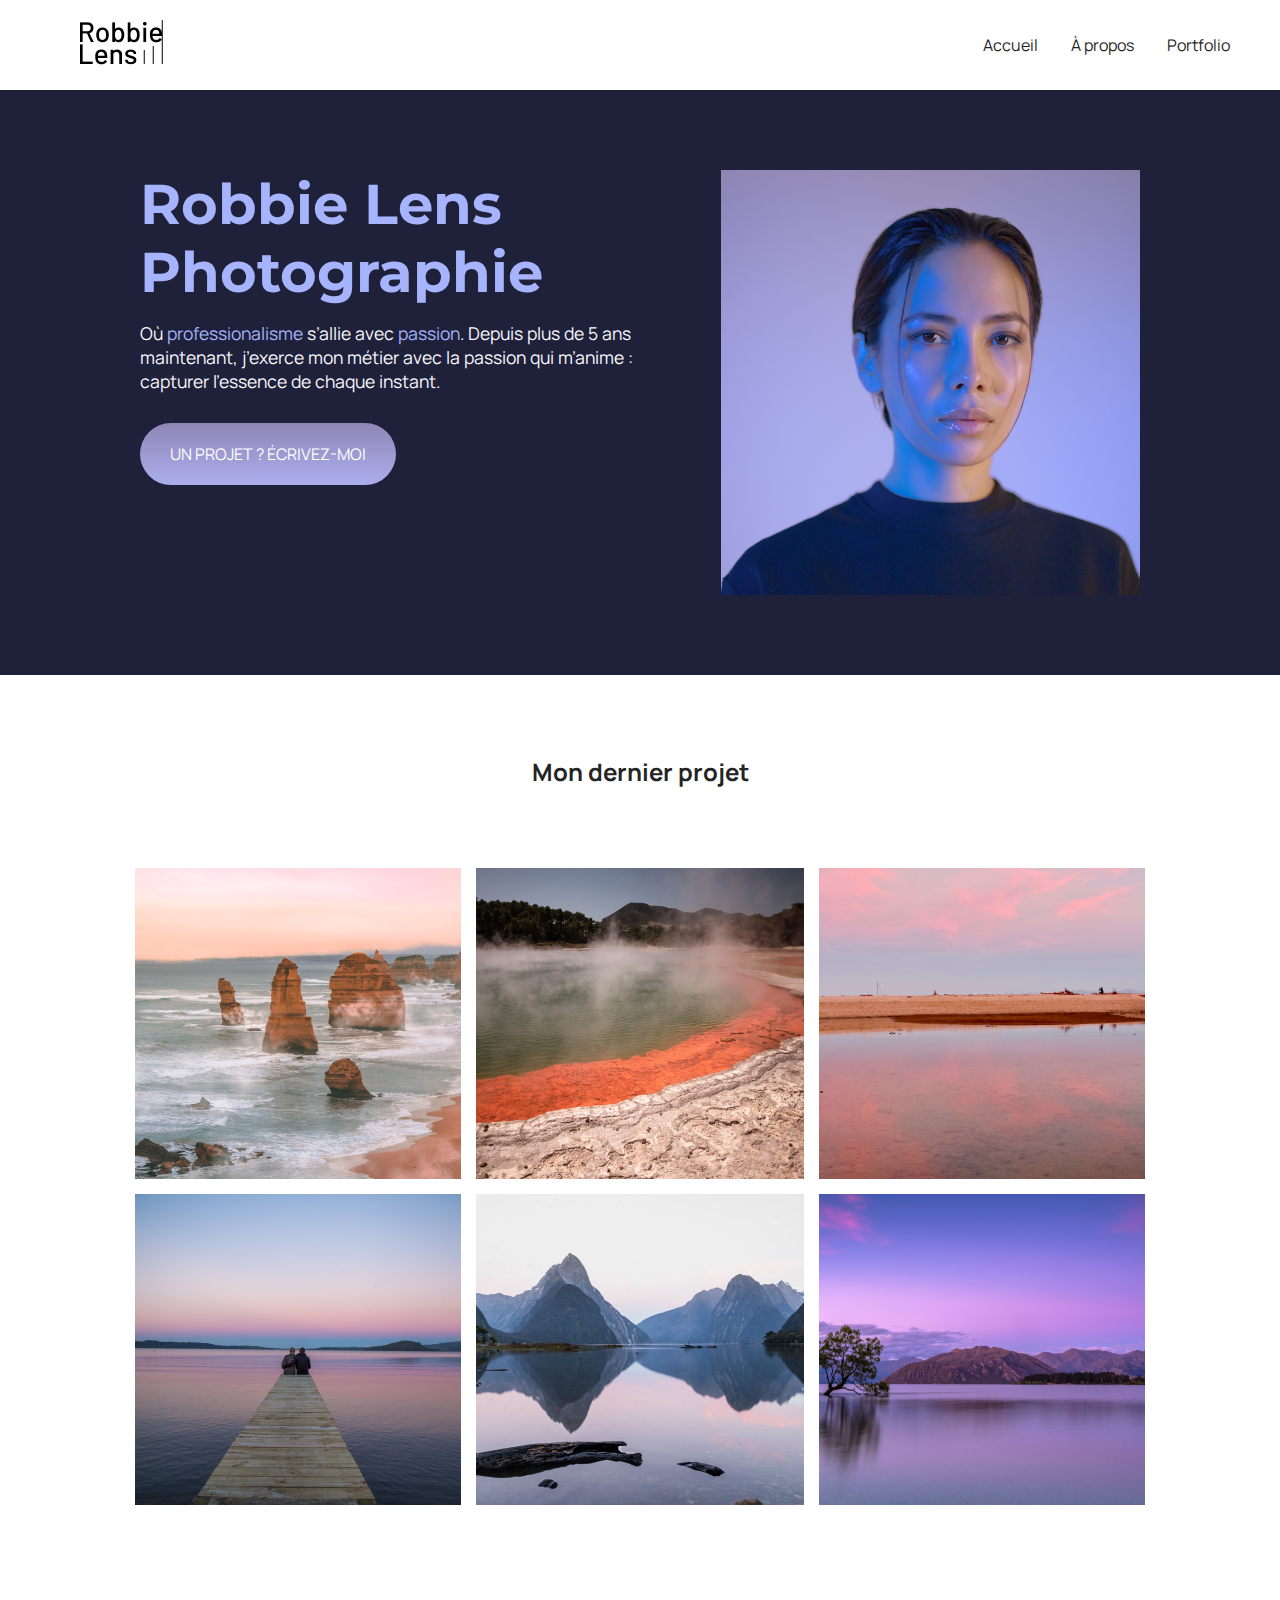
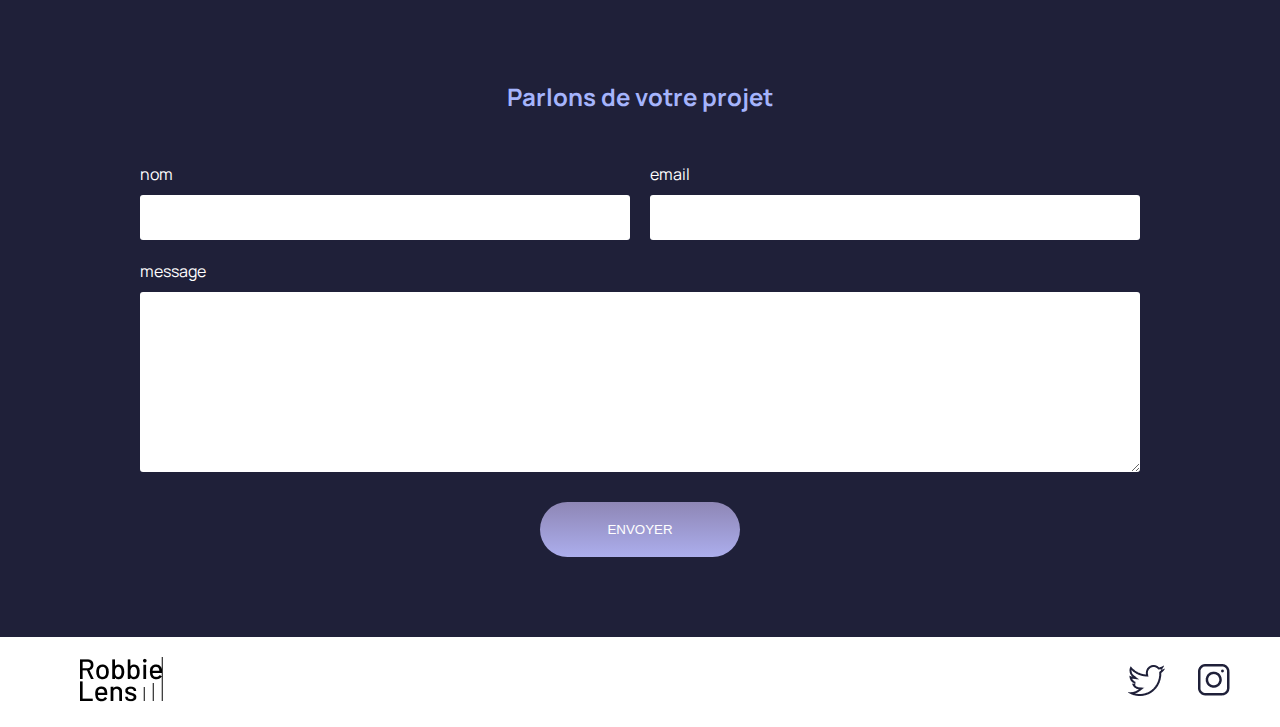
<file: index.html>
<!DOCTYPE html>
<html lang="fr">

<head>
    <meta charset="utf-8" />
    <title>Accueil - Robbie Lens Photographie</title>
    <link href="style/style.css" rel="stylesheet" />
    <link href="style/index.css" rel="stylesheet" />
    <link rel="preconnect" href="https://fonts.googleapis.com">
    <link rel="preconnect" href="https://fonts.gstatic.com" crossorigin>
    <link href="https://fonts.googleapis.com/css2?family=Manrope&family=Montserrat&display=swap" rel="stylesheet">
</head>

<body>
    <header>
        <nav>
            <a href="index.html" class="lien-icone">
                <img src="images/logo.png" alt="Logo Robbie Lens" />
            </a>
            <div>
                <a href="index.html">Accueil</a>
                <a href="a-propos.html">À propos</a>
                <a href="portfolio.html">Portfolio</a>
            </div>
        </nav>
    </header>
    <main>
        <section class="accueil-introduction">
            <div>
                <h1>Robbie Lens Photographie</h1>
                <p>
                    Où <em>professionalisme</em> s’allie avec <em>passion</em>. Depuis
                    plus de 5 ans maintenant, j’exerce mon métier avec la passion
                    qui m’anime : capturer l’essence de chaque instant.
                </p>
                <a href="#contact" class="cta">UN PROJET ? ÉCRIVEZ-MOI</a>
            </div>
            <img src="images/robbie-lens.png" alt="Portrait avec effet de la photographe Robbie Lens" />
        </section>
        <section class="accueil-photos">
            <h2>Mon dernier projet</h2>
            <div>
                <img src="images/accueil/element-1.png" alt="Twelve apostles - Australie" />
                <img src="images/accueil/element-2.png" alt="Wai-O-Tapu - Nouvelle-Zélande" />
                <img src="images/accueil/element-3.png" alt="Parc National d’Abel Tasman - Nouvelle-Zélande" />
            </div>
            <div>
                <img src="images/accueil/element-4.png" alt="Lac Rotorua - Nouvelle-Zélande" />
                <img src="images/accueil/element-5.png" alt="Milford Sound - Nouvelle-Zélande" />
                <img src="images/accueil/element-6.png" alt="Lac Wanaka - Nouvelle-Zélande" />
            </div>
        </section>
        <section id="contact" class="section-contact">
            <h2>Parlons de votre projet</h2>
            <form method="get" action="">
                <div class="form-nom-email">
                    <div class="form-column">
                        <label for="nom">nom</label>
                        <input type="text" name="nom" id="nom" />
                    </div>
                    <div class="form-column">
                        <label for="email">email</label>
                        <input type="e-mail" name="email" id="email" />
                    </div>
                </div>
                <label for="message">message</label>
                <textarea name="message" id="message" rows="10"></textarea>
                <input type="submit" value="ENVOYER" class="cta" />
            </form>
        </section>
    </main>
    <footer>
        <a href="index.html" class="lien-icone">
            <img src="images/logo.png" alt="Logo Robbie Lens" />
        </a>
        <div>
            <a target="_blank" href="https://twitter.com/" class="lien-icone">
                <img src="images/twitter.png" alt="Logo Twitter" />
            </a>
            <a target="_blank" href="https://www.instagram.com/" class="lien-icone">
                <img src="images/instagram.png" alt="Logo Instagram" />
            </a>
        </div>
    </footer>
</body>

</html>
</file>
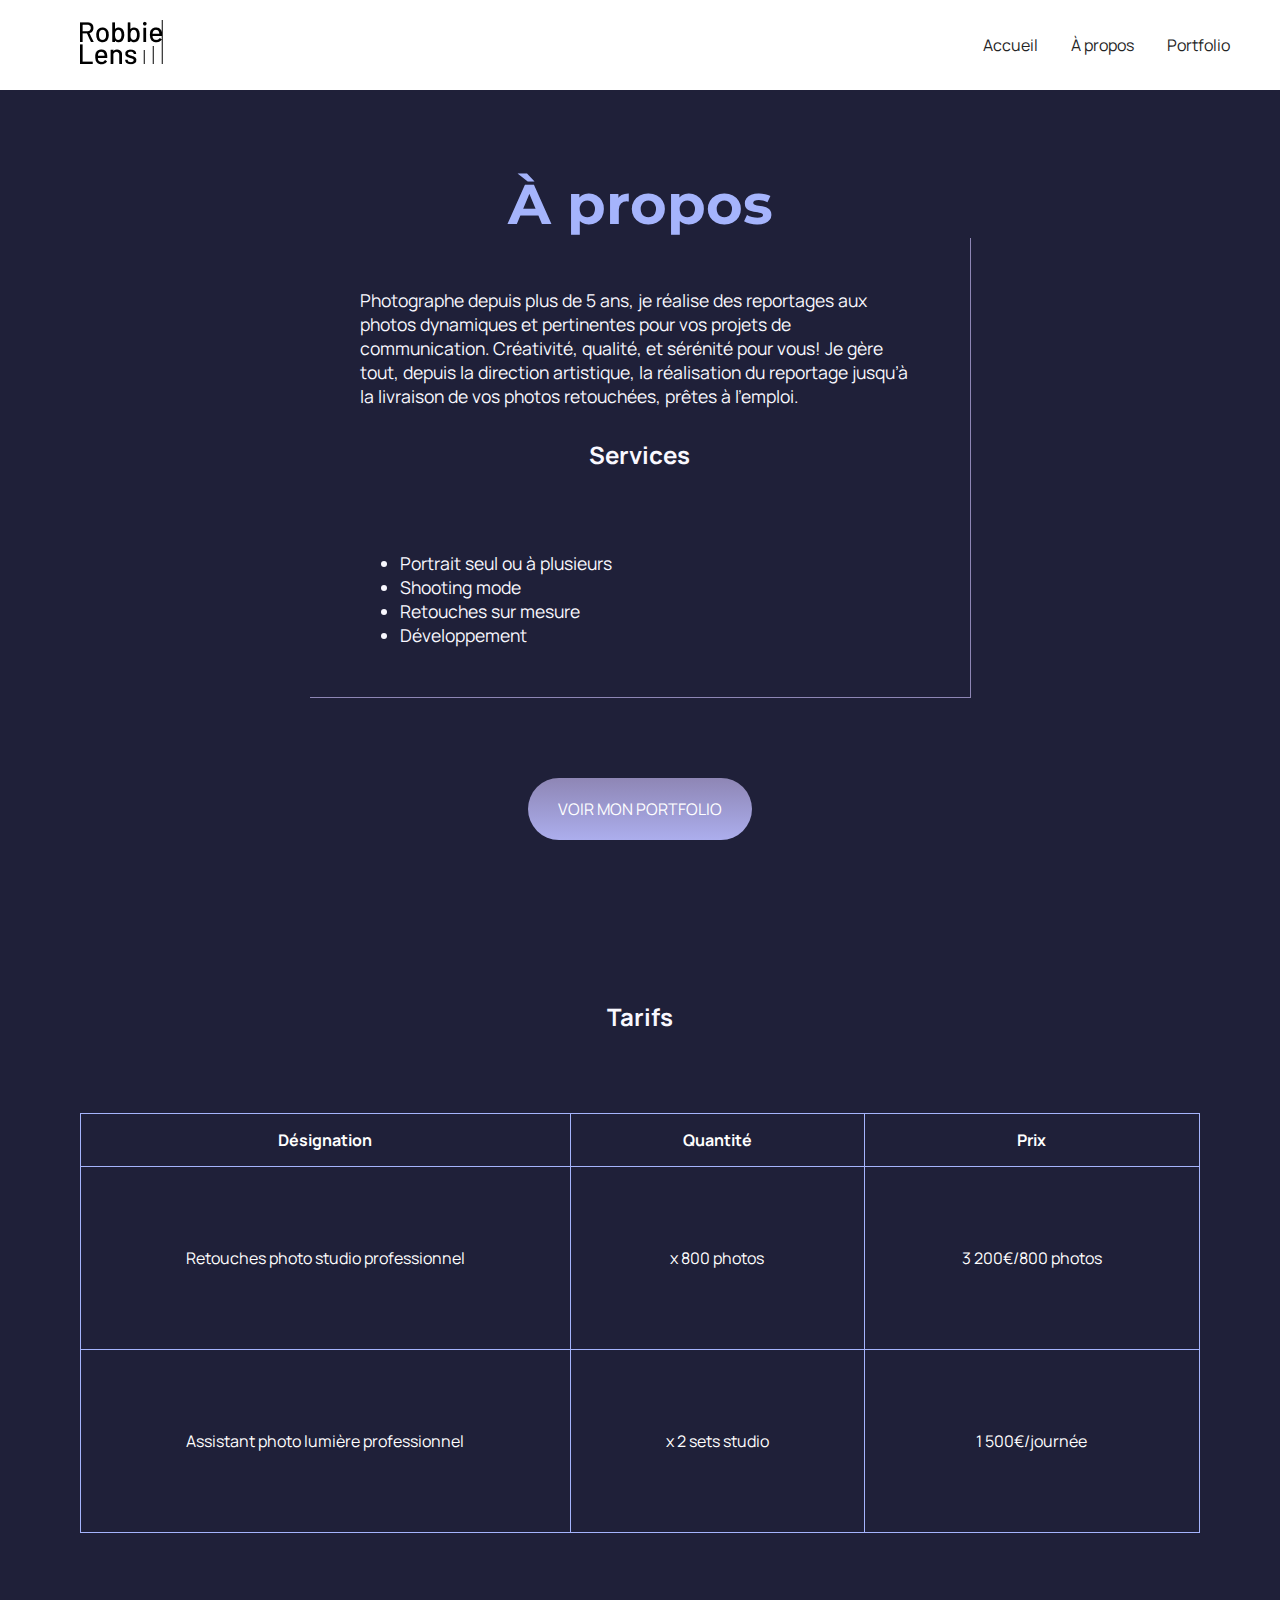
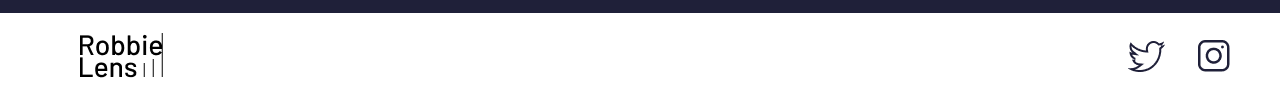
<file: a-propos.html>
<!DOCTYPE html>
<html>

<head>
    <meta charset="utf-8" />
    <title>À propos - Robbie Lens Photographie</title>
    <link href="style/style.css" rel="stylesheet" />
    <link href="style/a-propos.css" rel="stylesheet" />
    <link rel="preconnect" href="https://fonts.googleapis.com">
    <link rel="preconnect" href="https://fonts.gstatic.com" crossorigin>
    <link href="https://fonts.googleapis.com/css2?family=Manrope&family=Montserrat&display=swap" rel="stylesheet">
</head>

<body>
    <header>
        <nav>
            <a href="index.html" class="lien-icone">
                <img src="images/logo.png" alt="Logo Robbie Lens" />
            </a>
            <div>
                <a href="index.html">Accueil</a>
                <a href="a-propos.html">À propos</a>
                <a href="portfolio.html">Portfolio</a>
            </div>
        </nav>
    </header>
    <main class="a-propos-main">
        <section>
            <h1>À propos</h1>
            <div class="carre-contenu">
                <p>
                    Photographe depuis plus de 5 ans, je réalise des reportages aux photos dynamiques et pertinentes
                    pour
                    vos
                    projets de communication. Créativité, qualité, et sérénité pour vous! Je gère tout, depuis la
                    direction
                    artistique, la réalisation du reportage jusqu’à la livraison de vos photos retouchées, prêtes à
                    l’emploi.
                </p>
                <h2>Services</h2>
                <ul>
                    <li>Portrait seul ou à plusieurs</li>
                    <li>Shooting mode</li>
                    <li>Retouches sur mesure</li>
                    <li>Développement</li>
                </ul>
            </div>
            <div>
                <a href="portfolio.html" class="cta">VOIR MON PORTFOLIO</a>
            </div>
        </section>
        <section class="section-tarifs">
            <h2>Tarifs</h2>
            <table>
                <thead>
                    <tr>
                        <th>Désignation</th>
                        <th>Quantité</th>
                        <th>Prix</th>
                    </tr>
                </thead>
                <tbody>
                    <tr>
                        <td>Retouches photo
                            studio professionnel</td>
                        <td>x 800 photos</td>
                        <td>3 200€/800 photos</td>
                    </tr>
                    <tr>
                        <td>Assistant photo
                            lumière professionnel</td>
                        <td>x 2 sets studio</td>
                        <td>1 500€/journée</td>
                    </tr>
                </tbody>
            </table>
            </h2>

        </section>
    </main>
    <footer>
        <a href="index.html" class="lien-icone">
            <img src="images/logo.png" alt="Logo Robbie Lens" />
        </a>
        <div>
            <a target="_blank" href="https://twitter.com/" class="lien-icone">
                <img src="images/twitter.png" alt="Logo Twitter" />
            </a>
            <a target="_blank" href="https://www.instagram.com/" class="lien-icone">
                <img src="images/instagram.png" alt="Logo Instagram" />
            </a>
        </div>
    </footer>
</body>

</html>
</file>
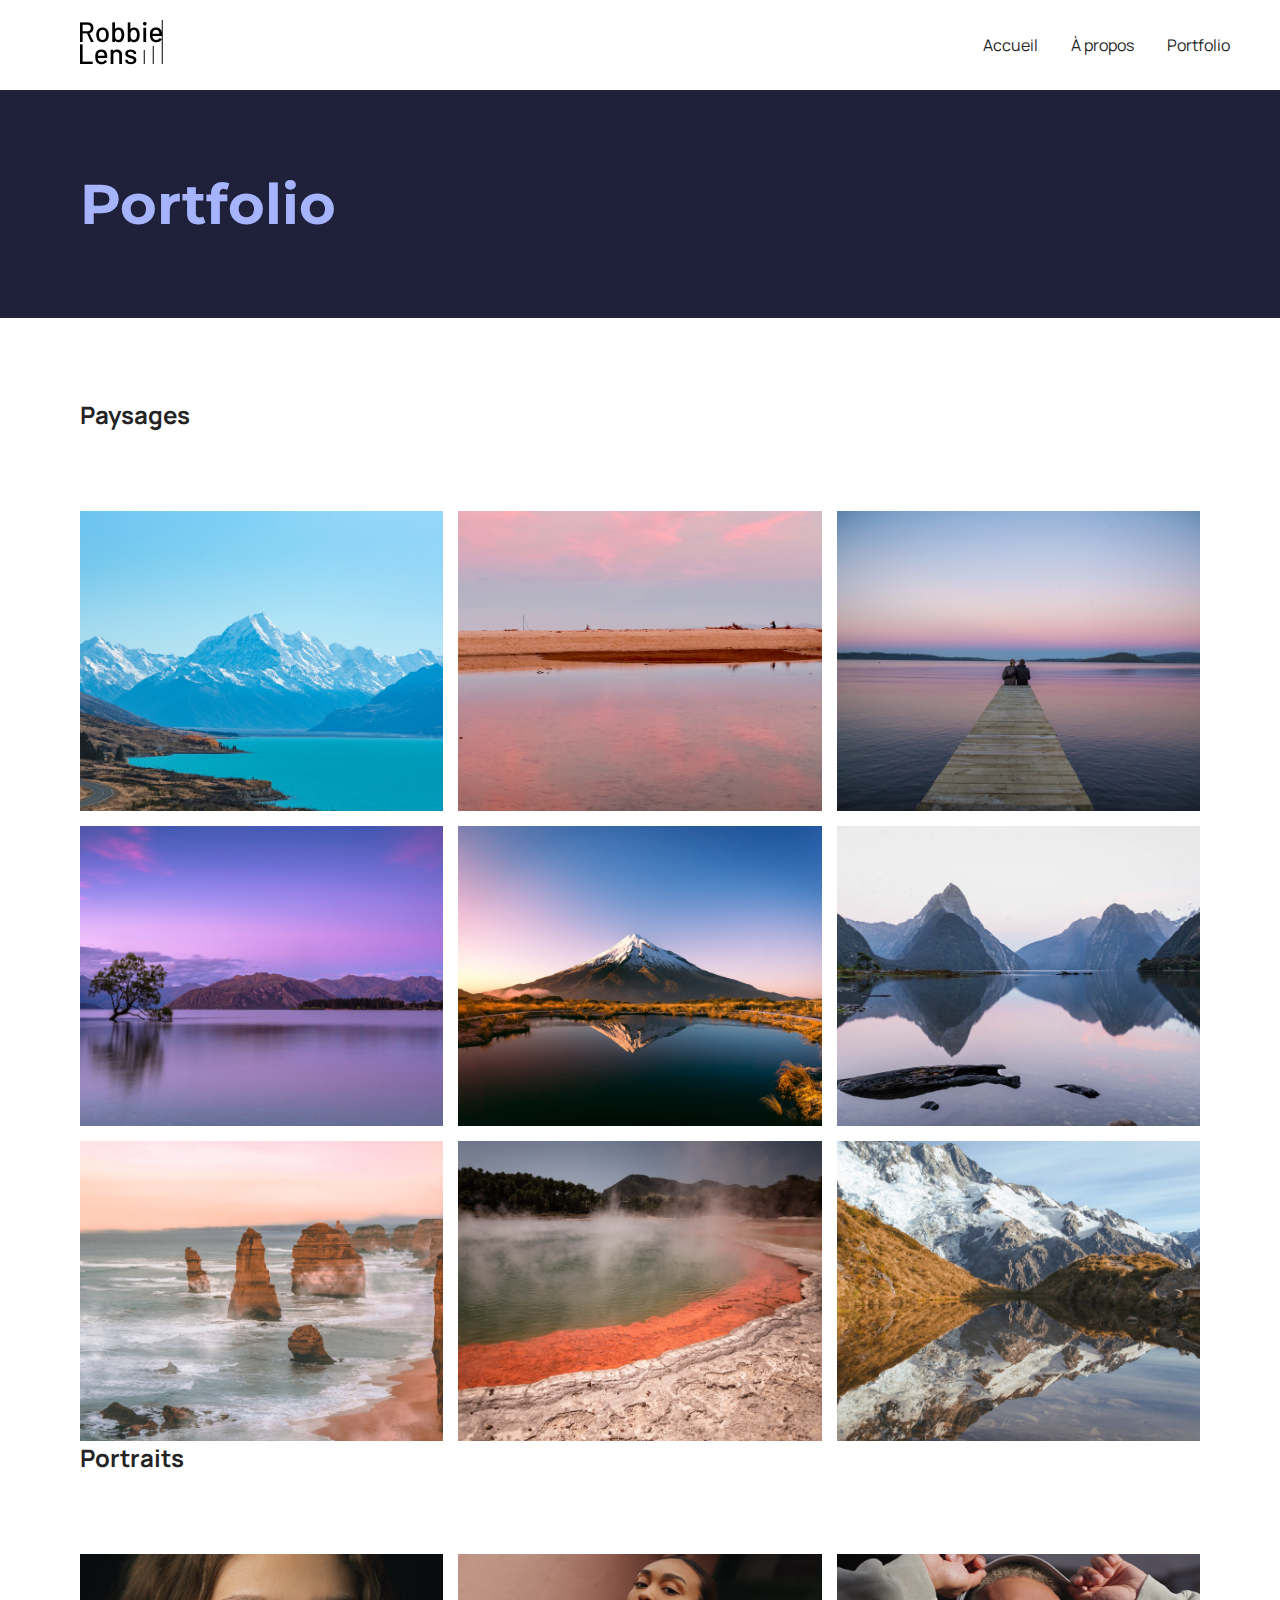
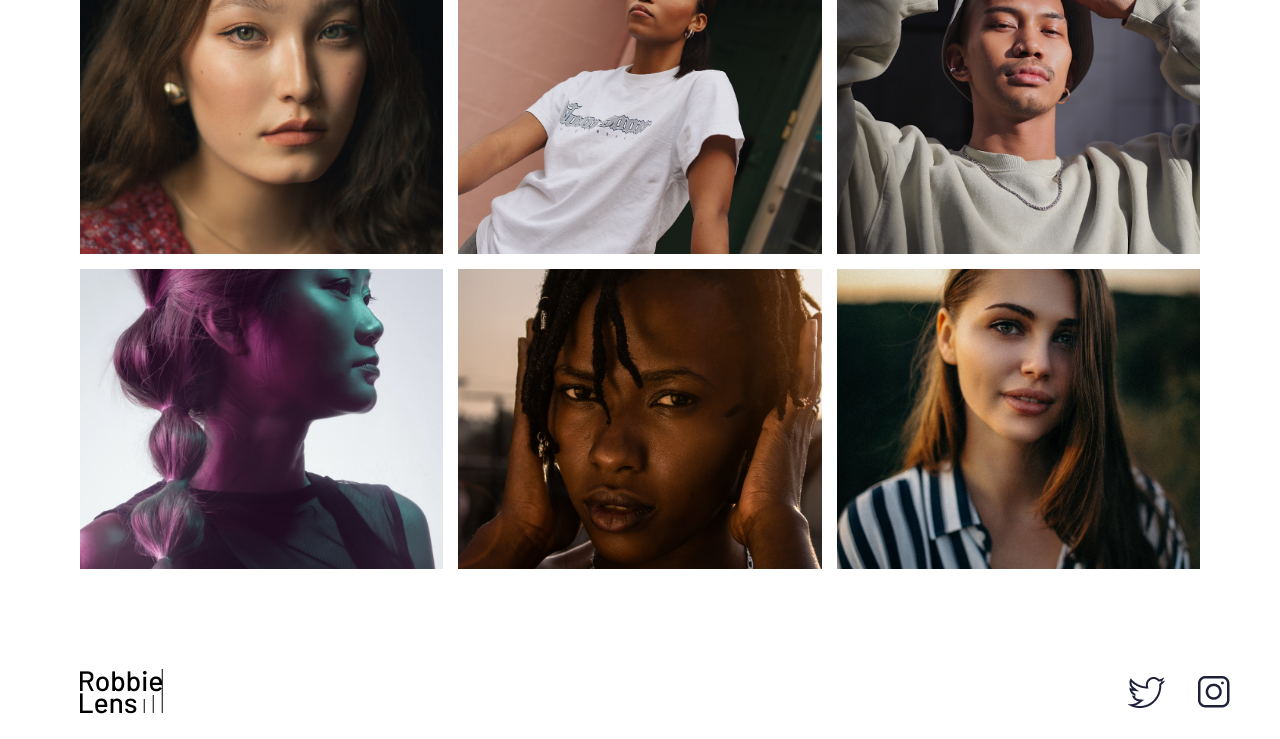
<file: portfolio.html>
<!DOCTYPE html>
<html>

<head>
    <meta charset="utf-8" />
    <title>Portfolio - Robbie Lens Photographie</title>
    <link href="style/style.css" rel="stylesheet" />
    <link href="style/portfolio.css" rel="stylesheet" />
    <link rel="preconnect" href="https://fonts.googleapis.com">
    <link rel="preconnect" href="https://fonts.gstatic.com" crossorigin>
    <link href="https://fonts.googleapis.com/css2?family=Manrope&family=Montserrat&display=swap" rel="stylesheet">
</head>

<body>
    <header>
        <nav>
            <a href="index.html" class="lien-icone">
                <img src="images/logo.png" alt="Logo Robbie Lens" />
            </a>
            <div>
                <a href="index.html">Accueil</a>
                <a href="a-propos.html">À propos</a>
                <a href="portfolio.html">Portfolio</a>
            </div>
        </nav>
    </header>
    <main>
        <section>
            <h1>Portfolio</h1>
        </section>
        <section class="portfolio-section-photos">
            <h2>Paysages</h2>
            <div class="grid-paysages">
                <a href="images/portfolio/paysage1.jpg" class="lien-conteneur-photo">
                    <img src="images/portfolio/paysage1.jpg" alt="Mont Aoraki - Nouvelle-Zélande" />
                    <div class="photo-hover">Voir la photo</div>
                </a>
                <a href="images/portfolio/paysage2.jpg" class="lien-conteneur-photo">
                    <img src="images/portfolio/paysage2.jpg" alt="Parc National d’Abel Tasman - Nouvelle-Zélande" />
                    <div class="photo-hover">Voir la photo</div>
                </a>
                <a href="images/portfolio/paysage3.jpg" class="lien-conteneur-photo">
                    <img src="images/portfolio/paysage3.jpg" alt="Lac Rotorua - Nouvelle-Zélande" />
                    <div class="photo-hover">Voir la photo</div>
                </a>
                <a href="images/portfolio/paysage4.jpg" class="lien-conteneur-photo">
                    <img src="images/portfolio/paysage4.jpg" alt="Lac Wanaka - Nouvelle-Zélande" />
                    <div class="photo-hover">Voir la photo</div>
                </a>
                <a href="images/portfolio/paysage5.jpg" class="lien-conteneur-photo">
                    <img src="images/portfolio/paysage5.jpg" alt="Mont Taranaki - Nouvelle-Zélande" />
                    <div class="photo-hover">Voir la photo</div>
                </a>
                <a href="images/portfolio/paysage6.jpg" class="lien-conteneur-photo">
                    <img src="images/portfolio/paysage6.jpg" alt="Milford Sound - Nouvelle-Zélande" />
                    <div class="photo-hover">Voir la photo</div>
                </a>
                <a href="images/portfolio/paysage7.jpg" class="lien-conteneur-photo">
                    <img src="images/portfolio/paysage7.jpg" alt="Twelve Apostle - Australie" />
                    <div class="photo-hover">Voir la photo</div>
                </a>
                <a href="images/portfolio/paysage8.jpg" class="lien-conteneur-photo">
                    <img src="images/portfolio/paysage8.jpg" alt="Wai-O-Tapu - Nouvelle-Zélande" />
                    <div class="photo-hover">Voir la photo</div>
                </a>
                <a href="images/portfolio/paysage9.jpg" class="lien-conteneur-photo">
                    <img src="images/portfolio/paysage9.jpg" alt="Mont Cook - Nouvelle Zélande" />
                    <div class="photo-hover">Voir la photo</div>
                </a>
            </div>
            <h2>Portraits</h2>
            <div class="grid-portraits">
                <a href="images/portfolio/portrait1.jpg" class="lien-conteneur-photo">
                    <img src="images/portfolio/portrait1.jpg" alt="Portrait jeune femme 1" />
                    <div class="photo-hover">Voir la photo</div>
                </a>
                <a href="images/portfolio/portrait2.jpg" class="lien-conteneur-photo">
                    <img src="images/portfolio/portrait2.jpg" alt="Portrait jeune femme 2" />
                    <div class="photo-hover">Voir la photo</div>
                </a>
                <a href="images/portfolio/portrait3.jpg" class="lien-conteneur-photo">
                    <img src="images/portfolio/portrait3.jpg" alt="Portrait jeune homme 3" />
                    <div class="photo-hover">Voir la photo</div>
                </a>
                <a href="images/portfolio/portrait4.jpg" class="lien-conteneur-photo">
                    <img src="images/portfolio/portrait4.jpg" alt="Portrait jeune femme 4" />
                    <div class="photo-hover">Voir la photo</div>
                </a>
                <a href="images/portfolio/portrait5.jpg" class="lien-conteneur-photo">
                    <img src="images/portfolio/portrait5.jpg" alt="Portrait jeune femme 5" />
                    <div class="photo-hover">Voir la photo</div>
                </a>
                <a href="images/portfolio/portrait6.jpg" class="lien-conteneur-photo">
                    <img src="images/portfolio/portrait6.jpg" alt="Portrait jeune femme 6" />
                    <div class="photo-hover">Voir la photo</div>
                </a>

            </div>
        </section>
    </main>
    <footer>
        <a href="index.html" class="lien-icone">
            <img src="images/logo.png" alt="Logo Robbie Lens" />
        </a>
        <div>
            <a target="_blank" href="https://twitter.com/" class="lien-icone">
                <img src="images/twitter.png" alt="Logo Twitter" />
            </a>
            <a target="_blank" href="https://www.instagram.com/" class="lien-icone">
                <img src="images/instagram.png" alt="Logo Instagram" />
            </a>
        </div>
    </footer>
</body>

</html>
</file>
<file: style/style.css>
* {
  margin: 0;
}

body {
  font-family: 'Manrope', sans-serif;
  font-size: 1em;
  background-color: #1f2039;
}

a {
  color: #242424;
  text-decoration: none;
}

em {
  color: #a5b4fc;
  font-style: normal;
}

h1 {
  font-size: 3.5em;
  color: #a5b4fc;
  font-family: 'Montserrat', sans-serif;
}

h2 {
  color: #f9f8ff;
}

p,
li {
  font-size: 1.1em;
  color: #f9f8ff;
}

header,
footer {
  background-color: white;
  padding: 20px 50px;
}

.cta {
  display: inline-block;
  background: linear-gradient(#8e86b5, #acaeed);
  color: white;
  border-radius: 50px;
  padding: 20px 30px;
}

a:hover {
  text-decoration: underline;
}

.cta:hover {
  background: linear-gradient(#696484, #8788ba);
  text-decoration: none;
}

.lien-icone {
  margin-left: 30px;
}

.lien-icone:hover {
  opacity: 0.5;
}

section {
  padding: 80px;
}

footer,
nav {
  display: flex;
  flex-direction: row;
  align-items: center;
  justify-content: space-between;
}

nav a {
  margin-left: 30px;
}

@media screen and (max-width: 996px) {
  header nav {
    flex-direction: column;
    align-items: center;
    justify-content: center;
  }

  header nav img {
    margin-bottom: 20px;
  }

  header,
  footer {
    padding: 20px 20px;
  }

  h1 {
    font-size: 2em;
  }

  section {
    padding: 50px 20px 50px 20px;
  }

  nav a {
    margin-left: 10px;
    margin-right: 10px;
  }
}
</file>
<file: style/index.css>
.accueil-photos {
    background-color: white;
    padding: 80px;
  }
  
  .accueil-photos h2 {
    color: #242424;
    text-align: center;
    margin-bottom: 80px;
  }
  
  .accueil-photos div {
    display: flex;
    flex-direction: row;
    gap: 15px;
    justify-content: center;
    margin-bottom: 15px;
  }
  
  .accueil-introduction {
    display: flex;
    flex-direction: row;
    max-width: 1000px;
    align-items: flex-start;
    margin: auto;
  }
  
  .accueil-introduction h1 {
    margin-bottom: 15px;
  }
  
  .accueil-introduction p {
    margin-bottom: 30px;
  }
  
  .accueil-introduction div {
    padding-right: 80px;
  }
  
  .section-contact h2 {
    color: #a5b4fc;
    text-align: center;
    margin-bottom: 50px;
  }
  
  form {
    display: flex;
    flex-direction: column;
    max-width: 1000px;
    margin: auto;
    color: white;
  }
  
  .form-nom-email {
    display: flex;
    flex-direction: row;
    gap: 20px;
  }
  
  .form-column {
    flex: 1;
    display: flex;
    flex-direction: column;
    margin-bottom: 20px;
  }
  
  input,
  textarea {
    padding: 15px;
    border-radius: 3px;
    border: none;
  }
  
  label {
    margin-bottom: 10px;
  }
  
  input[type='submit'] {
    width: 200px;
    margin: auto;
    margin-top: 30px;
  }
  
  @media screen and (max-width: 996px) {
    .accueil-introduction {
      flex-direction: column;
      align-items: center;
      justify-content: center;
    }
  
    .accueil-introduction div {
      padding-right: 0;
      text-align: center;
      order: 2;
    }
  
    .accueil-introduction img {
      order: 1;
      margin-bottom: 20px;
      width: 100%;
    }
  
    .accueil-photos {
      padding: 20px;
    }
  
    .accueil-photos div {
      flex-direction: column;
    }
  
    .section-contact {
      padding: 50px 20px;
    }
  
    .form-nom-email {
      flex-direction: column;
      gap: 0;
    }
  }
</file>
<file: style/a-propos.css>
.carre-contenu {
    border-right: 1px solid #8e86b5;
    border-bottom: 1px solid #8e86b5;
    padding: 50px;
    width: 50%;
    margin: auto;
    margin-bottom: 80px;
  }
  
  .carre-contenu h2 {
    margin-top: 30px;
  }
  
  .carre-contenu ul {
    margin-top: 30px;
  }
  
  .carre-contenu + div {
    text-align: center;
  }
  
  .a-propos-main {
    margin: auto;
  }
  
  table {
    color: white;
    text-align: center;
    width: 100%;
    border-collapse: collapse;
  }
  
  td,
  th {
    padding: 15px;
    border: 1px solid #a5b4fc;
  }
  
  td {
    padding: 80px;
  }
  
  h2 {
    margin-bottom: 80px;
  }
  
  h1,
  h2 {
    text-align: center;
  }
  
  @media screen and (max-width: 996px) {
    .section-tarifs {
      display: none;
    }
  }
</file>
<file: style/portfolio.css>
.portfolio-section-photos {
    background-color: white;
  }
  
  .portfolio-section-photos h2 {
    color: #242424;
    margin-bottom: 80px;
  }
  
  .grid-paysages {
    display: grid;
    grid-template-columns: 1fr 1fr 1fr;
    grid-template-rows: 300px 300px 300px;
    gap: 15px;
  }
  
  .grid-portraits {
    display: grid;
    grid-template-columns: 1fr 1fr 1fr;
    grid-template-rows: 300px 300px;
    gap: 15px;
  }
  
  .grid-paysages img,
  .grid-portraits img {
    width: 100%;
    height: 100%;
    object-fit: cover;
  }
  
  .lien-conteneur-photo {
    position: relative;
  }
  
  .photo-hover {
    position: absolute;
    top: 0;
    left: 0;
    right: 0;
    bottom: 0;
    display: flex;
    align-items: center;
    justify-content: center;
    font-size: 1.5em;
    color: white;
    background-color: rgba(0, 0, 0, 0.7);
    display: none;
  }
  
  .lien-conteneur-photo:hover .photo-hover {
    display: flex;
  }
  
  @media screen and (max-width: 996px) {
    .grid-paysages {
      grid-template-columns: 1fr;
      gap: 15px;
    }
  
    .grid-portraits {
      grid-template-columns: 1fr;
      gap: 15px;
    }
  }
</file>
